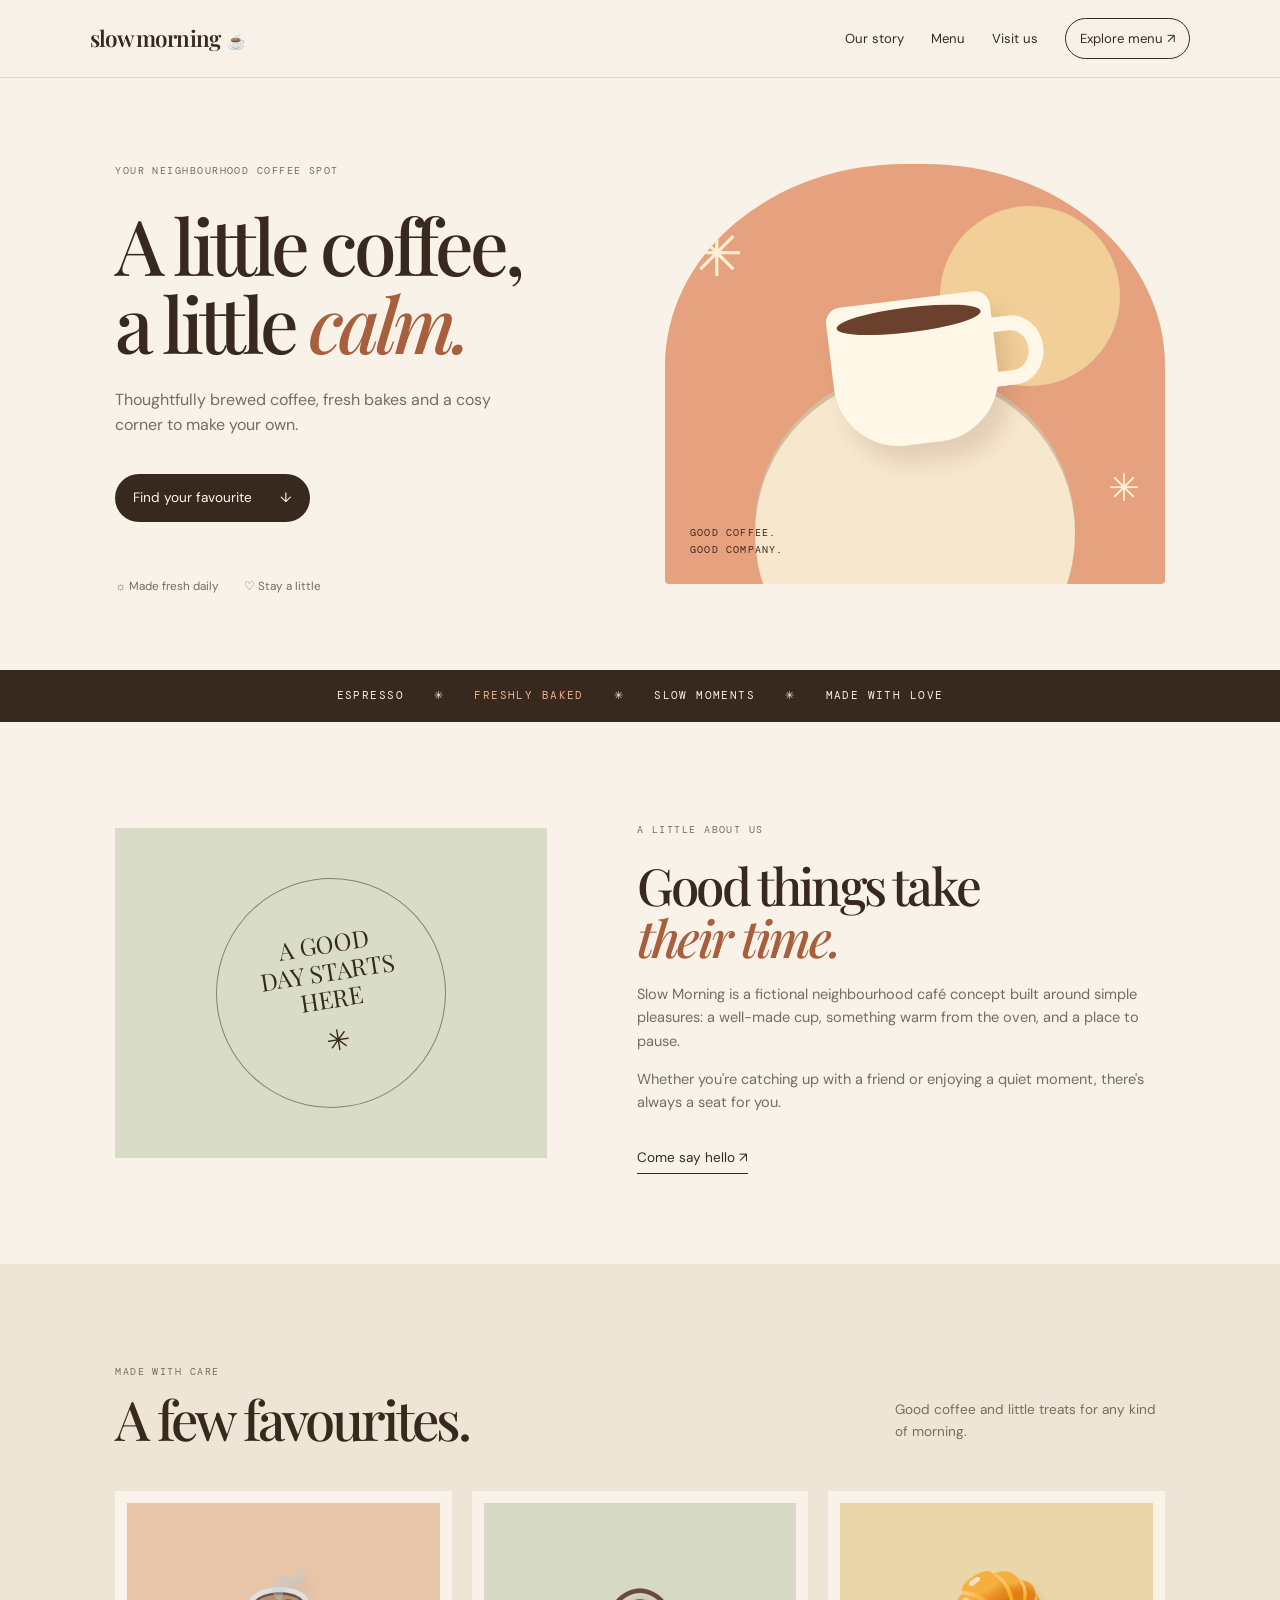
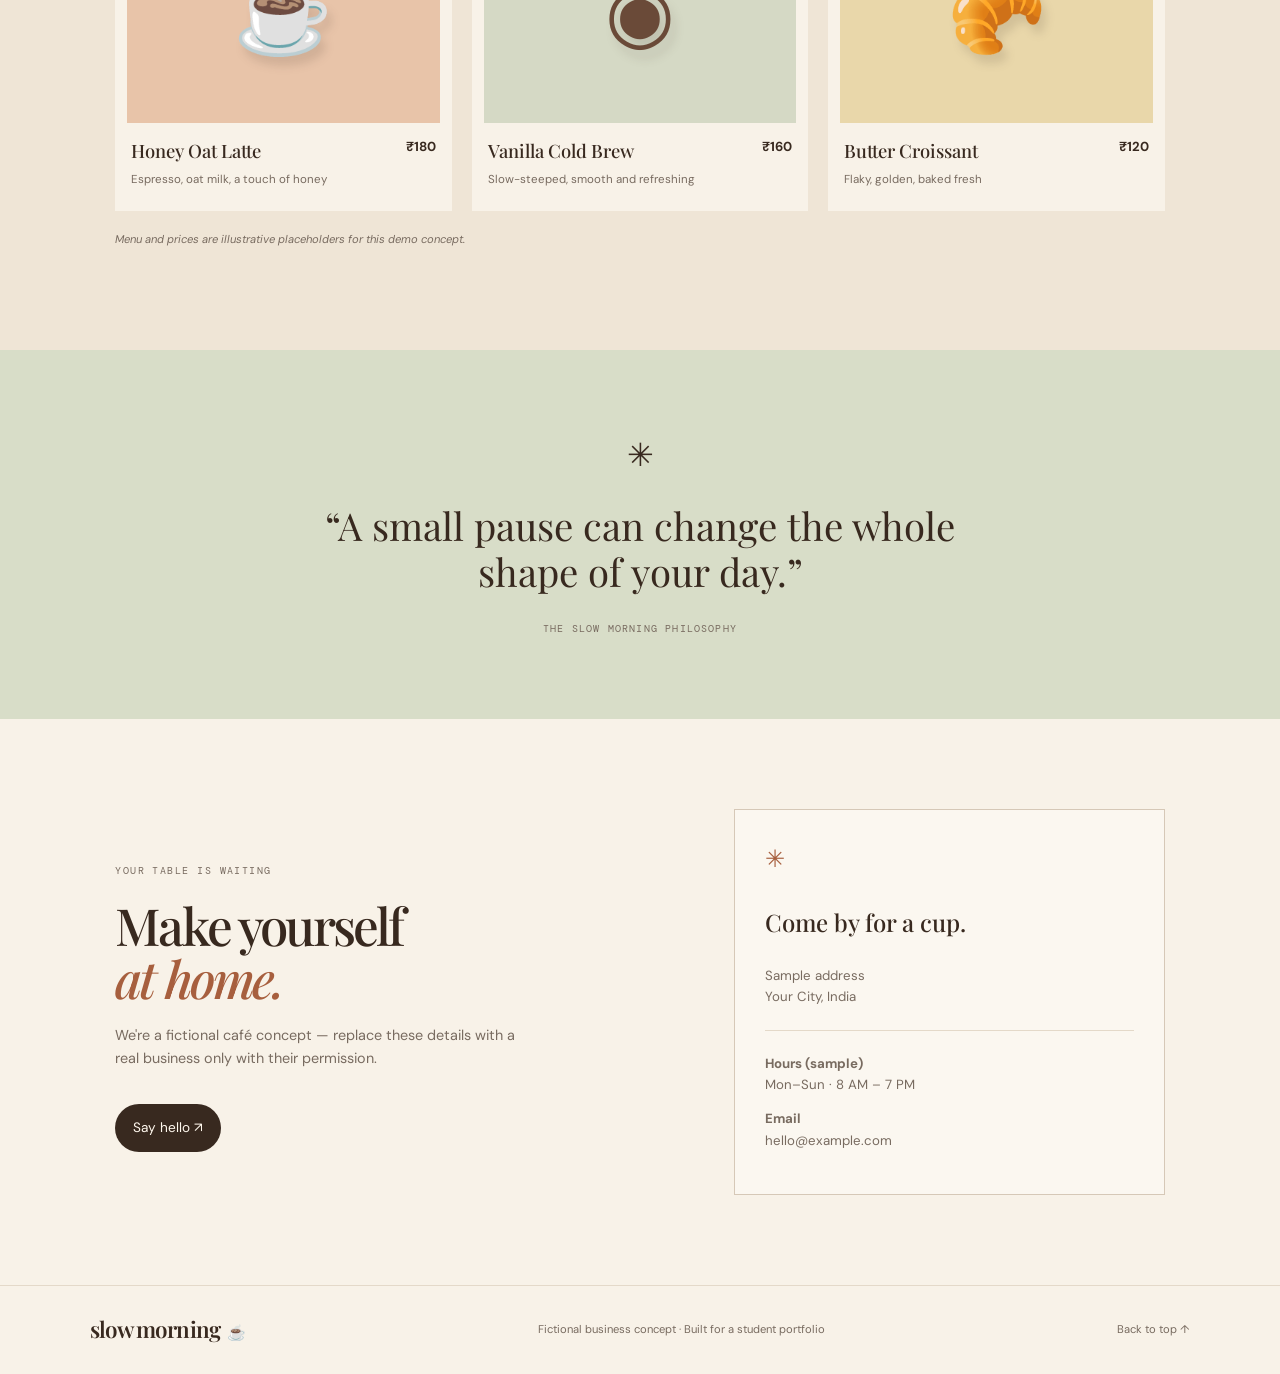
<file: cafe-demo/index.html>
<!DOCTYPE html>
<html lang="en">
<head>
  <meta charset="UTF-8"><meta name="viewport" content="width=device-width, initial-scale=1.0">
  <meta name="description" content="Your cosy corner for freshly brewed coffee, delicious bites, and slow, happy mornings.">
  <title>Slow Morning Café — Concept Website</title><link rel="stylesheet" href="style.css">
</head>
<body>
<header class="header"><a class="brand" href="#home">slow morning<span>☕</span></a><button class="menu" aria-label="Toggle menu" aria-expanded="false">☰</button><nav class="nav"><a href="#story">Our story</a><a href="#menu">Menu</a><a href="#visit">Visit us</a><a class="nav-button" href="#menu">Explore menu ↗</a></nav></header>
<main>
<section class="hero" id="home"><div class="hero-copy"><p class="eyebrow">YOUR NEIGHBOURHOOD COFFEE SPOT</p><h1>A little coffee,<br>a little <em>calm.</em></h1><p>Thoughtfully brewed coffee, fresh bakes and a cosy corner to make your own.</p><a class="button" href="#menu">Find your favourite <span>↓</span></a><div class="hero-foot"><span>☼ Made fresh daily</span><span>♡ Stay a little</span></div></div><div class="hero-image"><div class="sun"></div><div class="cup"><div class="coffee"></div><div class="handle"></div></div><div class="plate"></div><div class="flower flower-one">✳</div><div class="flower flower-two">✳</div><div class="image-note">GOOD COFFEE.<br>GOOD COMPANY.</div></div></section>
<div class="ticker"><span>ESPRESSO</span> ✳ <span>FRESHLY BAKED</span> ✳ <span>SLOW MOMENTS</span> ✳ <span>MADE WITH LOVE</span></div>
<section class="story section" id="story"><div class="story-art"><div class="story-circle">A GOOD<br>DAY STARTS<br>HERE <span>✳</span></div></div><div class="story-copy"><p class="eyebrow">A LITTLE ABOUT US</p><h2>Good things take<br><em>their time.</em></h2><p>Slow Morning is a fictional neighbourhood café concept built around simple pleasures: a well-made cup, something warm from the oven, and a place to pause.</p><p>Whether you're catching up with a friend or enjoying a quiet moment, there's always a seat for you.</p><a class="text-link" href="#visit">Come say hello ↗</a></div></section>
<section class="menu-section section" id="menu"><div class="section-heading"><div><p class="eyebrow">MADE WITH CARE</p><h2>A few favourites.</h2></div><p>Good coffee and little treats for any kind of morning.</p></div><div class="menu-grid">
<article class="menu-card"><div class="menu-art art-coffee"><span>☕</span></div><div class="menu-info"><div><h3>Honey Oat Latte</h3><p>Espresso, oat milk, a touch of honey</p></div><b>₹180</b></div></article>
<article class="menu-card"><div class="menu-art art-cold"><span>◉</span></div><div class="menu-info"><div><h3>Vanilla Cold Brew</h3><p>Slow-steeped, smooth and refreshing</p></div><b>₹160</b></div></article>
<article class="menu-card"><div class="menu-art art-bake"><span>🥐</span></div><div class="menu-info"><div><h3>Butter Croissant</h3><p>Flaky, golden, baked fresh</p></div><b>₹120</b></div></article>
</div><p class="note">Menu and prices are illustrative placeholders for this demo concept.</p></section>
<section class="quote"><span>✳</span><p>“A small pause can change the whole shape of your day.”</p><small>THE SLOW MORNING PHILOSOPHY</small></section>
<section class="visit section" id="visit"><div><p class="eyebrow">YOUR TABLE IS WAITING</p><h2>Make yourself<br><em>at home.</em></h2><p>We're a fictional café concept — replace these details with a real business only with their permission.</p><a class="button" href="mailto:hello@example.com">Say hello ↗</a></div><div class="visit-card"><span class="pin">✳</span><h3>Come by for a cup.</h3><p>Sample address<br>Your City, India</p><hr><p><b>Hours (sample)</b><br>Mon–Sun · 8 AM – 7 PM</p><p><b>Email</b><br>hello@example.com</p></div></section>
</main><footer><a class="brand" href="#home">slow morning<span>☕</span></a><p>Fictional business concept · Built for a student portfolio</p><a href="#home">Back to top ↑</a></footer><script src="script.js"></script></body></html>
</file>
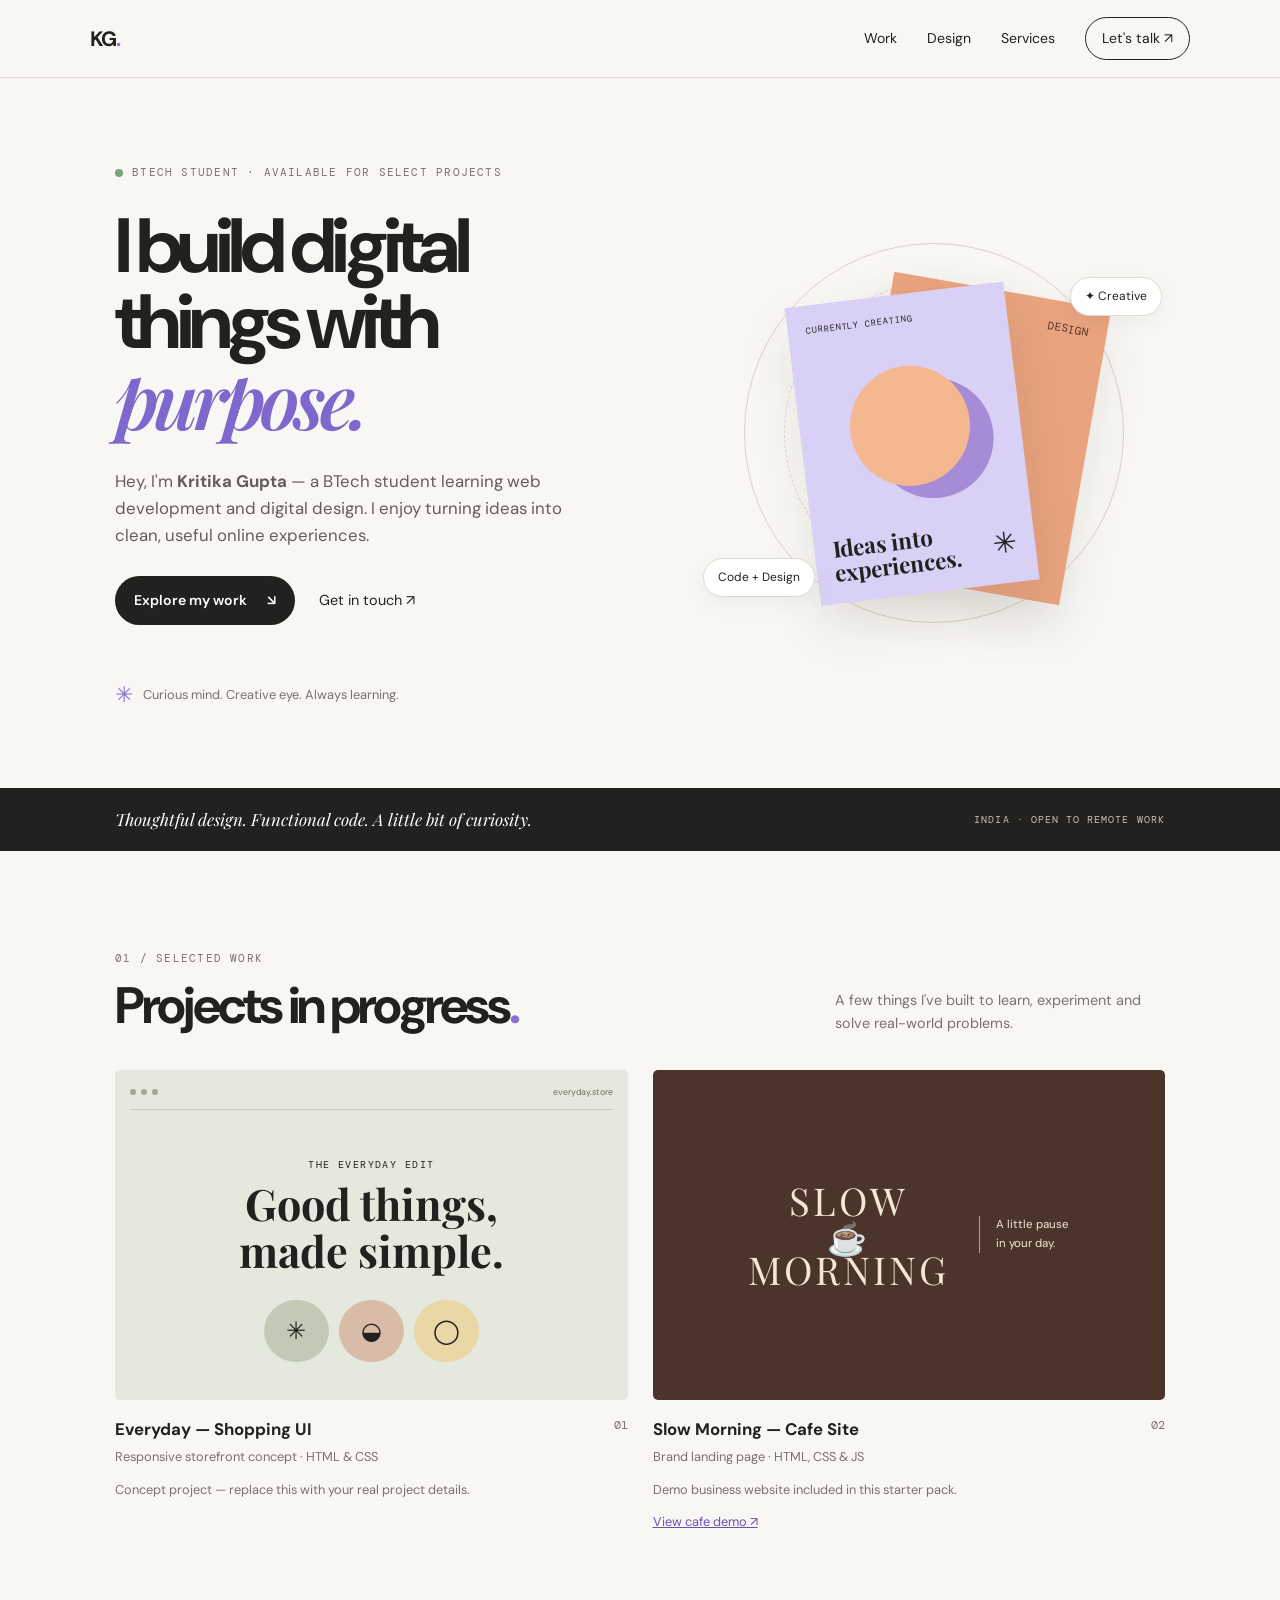
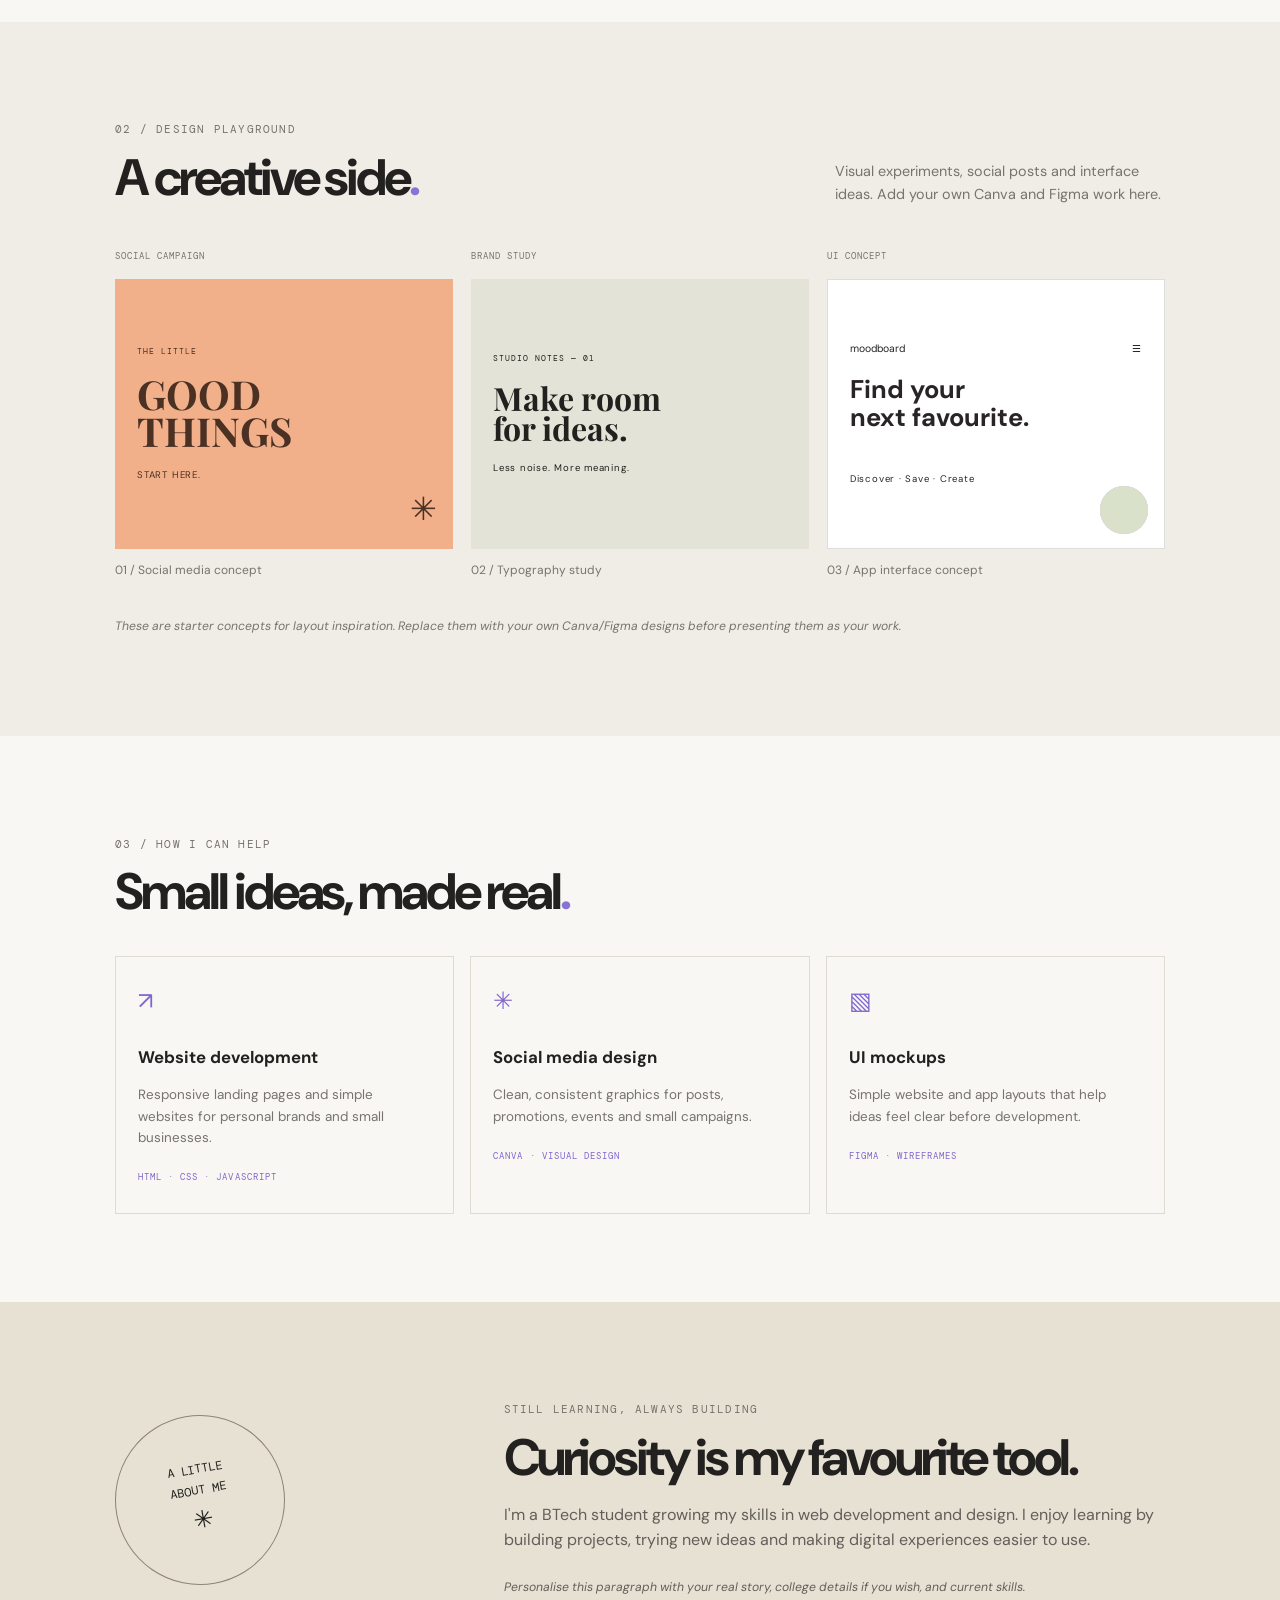
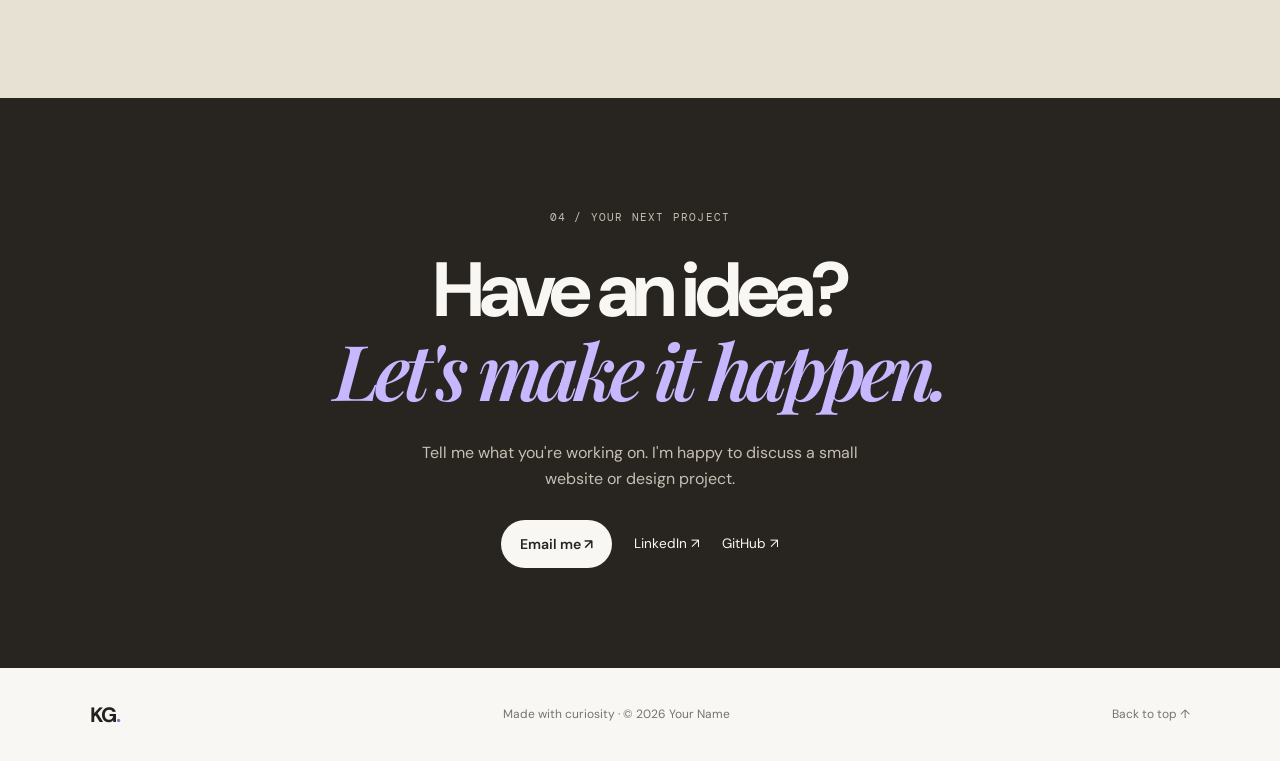
<file: portfolio/index.html>
<!DOCTYPE html>
<html lang="en">
<head>
  <meta charset="UTF-8">
  <meta name="viewport" content="width=device-width, initial-scale=1.0">
  <meta name="description" content="Portfolio of a student web developer and digital designer.">
  <title>KG — Developer & Designer</title>
  <link rel="stylesheet" href="style.css">
</head>
<body>
  <header class="site-header">
    <a class="logo" href="#home">KG<span>.</span></a>
    <button class="menu-toggle" aria-label="Toggle navigation" aria-expanded="false">☰</button>
    <nav class="nav">
      <a href="#work">Work</a><a href="#design">Design</a><a href="#services">Services</a><a class="nav-cta" href="#contact">Let's talk ↗</a>
    </nav>
  </header>

  <main>
    <section class="hero section" id="home">
      <div class="hero-copy">
        <p class="eyebrow"><span class="status-dot"></span> BTech student · Available for select projects</p>
        <h1>I build digital<br>things with <em>purpose.</em></h1>
        <p class="hero-text">Hey, I'm <strong>Kritika Gupta</strong> — a BTech student learning web development and digital design. I enjoy turning ideas into clean, useful online experiences.</p>
        <div class="hero-actions"><a class="button button-dark" href="#work">Explore my work <span>↘</span></a><a class="text-link" href="#contact">Get in touch ↗</a></div>
        <div class="mini-note"><span class="sparkle">✳</span><span>Curious mind. Creative eye. Always learning.</span></div>
      </div>
      <div class="hero-art" aria-label="Decorative portfolio artwork">
        <div class="art-orbit orbit-one"></div><div class="art-orbit orbit-two"></div>
        <div class="art-card card-back"><span>DESIGN</span><div class="back-shape"></div></div>
        <div class="art-card card-front"><span class="tiny-label">CURRENTLY CREATING</span><div class="sun-shape"></div><div class="art-bottom"><b>Ideas into<br>experiences.</b><span>✳</span></div></div>
        <div class="floating-chip chip-top">✦ Creative</div><div class="floating-chip chip-bottom">Code + Design</div>
      </div>
    </section>

    <section class="intro-strip"><p>Thoughtful design. Functional code. A little bit of curiosity.</p><span>INDIA · OPEN TO REMOTE WORK</span></section>

    <section class="section" id="work">
      <div class="section-heading"><div><p class="eyebrow">01 / SELECTED WORK</p><h2>Projects in progress<span>.</span></h2></div><p class="section-sub">A few things I've built to learn, experiment and solve real-world problems.</p></div>
      <div class="project-grid">
        <article class="project-card">
          <div class="project-visual visual-shop"><div class="browser-bar"><i></i><i></i><i></i><span>everyday.store</span></div><div class="shop-preview"><p>THE EVERYDAY EDIT</p><b>Good things,<br>made simple.</b><div class="product-row"><div>✳</div><div>◒</div><div>◯</div></div></div></div>
          <div class="project-info"><div><h3>Everyday — Shopping UI</h3><p>Responsive storefront concept · HTML & CSS</p></div><span class="project-number">01</span></div>
          <p class="project-note">Concept project — replace this with your real project details.</p>
        </article>
        <article class="project-card">
          <div class="project-visual visual-cafe"><div class="cafe-mark">SLOW<br><span>☕</span><br>MORNING</div><div class="cafe-small">A little pause<br>in your day.</div></div>
          <div class="project-info"><div><h3>Slow Morning — Cafe Site</h3><p>Brand landing page · HTML, CSS & JS</p></div><span class="project-number">02</span></div>
          <p class="project-note">Demo business website included in this starter pack.</p>
          <a class="small-link" href="../cafe-demo/index.html">View cafe demo ↗</a>
        </article>
      </div>
    </section>

    <section class="section design-section" id="design">
      <div class="section-heading"><div><p class="eyebrow">02 / DESIGN PLAYGROUND</p><h2>A creative side<span>.</span></h2></div><p class="section-sub">Visual experiments, social posts and interface ideas. Add your own Canva and Figma work here.</p></div>
      <div class="design-grid">
        <article class="design-tile design-one"><span class="tile-tag">SOCIAL CAMPAIGN</span><div class="design-poster"><small>THE LITTLE</small><b>GOOD<br>THINGS</b><span>START HERE.</span><i>✳</i></div><p>01 / Social media concept</p></article>
        <article class="design-tile design-two"><span class="tile-tag">BRAND STUDY</span><div class="design-poster poster-two"><small>STUDIO NOTES — 01</small><b>Make room<br>for ideas.</b><span>Less noise. More meaning.</span></div><p>02 / Typography study</p></article>
        <article class="design-tile design-three"><span class="tile-tag">UI CONCEPT</span><div class="design-poster poster-three"><div class="ui-top">moodboard <span>☰</span></div><b>Find your<br>next favourite.</b><div class="ui-circles"><i></i><i></i><i></i></div><span>Discover · Save · Create</span></div><p>03 / App interface concept</p></article>
      </div>
      <p class="disclaimer">These are starter concepts for layout inspiration. Replace them with your own Canva/Figma designs before presenting them as your work.</p>
    </section>

    <section class="section services-section" id="services">
      <div class="section-heading"><div><p class="eyebrow">03 / HOW I CAN HELP</p><h2>Small ideas, made real<span>.</span></h2></div></div>
      <div class="services-grid">
        <article><span class="service-icon">↗</span><h3>Website development</h3><p>Responsive landing pages and simple websites for personal brands and small businesses.</p><span class="service-label">HTML · CSS · JavaScript</span></article>
        <article><span class="service-icon">✳</span><h3>Social media design</h3><p>Clean, consistent graphics for posts, promotions, events and small campaigns.</p><span class="service-label">Canva · Visual design</span></article>
        <article><span class="service-icon">▧</span><h3>UI mockups</h3><p>Simple website and app layouts that help ideas feel clear before development.</p><span class="service-label">Figma · Wireframes</span></article>
      </div>
    </section>

    <section class="about-band section">
      <div class="about-stamp">A LITTLE<br>ABOUT ME <span>✳</span></div>
      <div><p class="eyebrow">STILL LEARNING, ALWAYS BUILDING</p><h2>Curiosity is my favourite tool.</h2><p>I'm a BTech student growing my skills in web development and design. I enjoy learning by building projects, trying new ideas and making digital experiences easier to use.</p><p class="edit-reminder">Personalise this paragraph with your real story, college details if you wish, and current skills.</p></div>
    </section>

    <section class="contact-section section" id="contact">
      <p class="eyebrow">04 / YOUR NEXT PROJECT</p><h2>Have an idea?<br><em>Let's make it happen.</em></h2><p>Tell me what you're working on. I'm happy to discuss a small website or design project.</p>
      <div class="contact-actions"><a class="button button-light" href="mailto:your.email@example.com">Email me ↗</a><a class="contact-social" href="https://www.linkedin.com/">LinkedIn ↗</a><a class="contact-social" href="https://github.com/">GitHub ↗</a></div>
    </section>
  </main>
  <footer><a class="logo" href="#home">KG<span>.</span></a><p>Made with curiosity · © <span id="year"></span> Your Name</p><a href="#home">Back to top ↑</a></footer>
  <script src="script.js"></script>
</body>
</html>
</file>
<file: cafe-demo/style.css>
@import url('https://fonts.googleapis.com/css2?family=DM+Mono:wght@400;500&family=DM+Sans:wght@400;500;600;700&family=Playfair+Display:ital,wght@0,500;0,600;1,500;1,600&display=swap');
:root{--brown:#38291f;--muted:#786b60;--cream:#f8f2e8;--peach:#e6a27e;--sage:#d9ddc8;--pink:#e7c5b4;--line:#e4d9c9}*{box-sizing:border-box}html{scroll-behavior:smooth}body{margin:0;background:var(--cream);color:var(--brown);font-family:'DM Sans',sans-serif;line-height:1.6}a{color:inherit}.header{height:78px;display:flex;align-items:center;justify-content:space-between;padding:0 7%;border-bottom:1px solid var(--line);position:sticky;top:0;background:#f8f2e8ed;backdrop-filter:blur(10px);z-index:10}.brand{font-family:'Playfair Display',serif;font-size:1.4rem;text-decoration:none;font-weight:600;letter-spacing:-.04em}.brand span{font-size:.95rem;margin-left:7px}.nav{display:flex;gap:27px;align-items:center}.nav a{text-decoration:none;font-size:.82rem}.nav a:hover,.text-link:hover{opacity:.65}.nav-button{border:1px solid var(--brown);padding:9px 14px;border-radius:99px}.menu{display:none;background:none;border:0;font-size:1.4rem}.hero{display:grid;grid-template-columns:1fr 1fr;min-height:590px;padding:75px 9%;gap:50px;align-items:center}.eyebrow{font-family:'DM Mono',monospace;font-size:.65rem;letter-spacing:.14em;color:var(--muted)}h1,h2{font-family:'Playfair Display',serif;font-weight:500;letter-spacing:-.055em;line-height:1.02}h1{font-size:clamp(3.7rem,6vw,6rem);margin:25px 0}h1 em,h2 em{color:#a75f3e}.hero-copy>p:not(.eyebrow){max-width:390px;color:var(--muted)}.button{display:inline-flex;gap:28px;align-items:center;background:var(--brown);color:#fff8ee;text-decoration:none;padding:13px 18px;border-radius:99px;margin-top:20px;font-size:.85rem}.hero-foot{display:flex;gap:25px;margin-top:55px;font-size:.73rem;color:var(--muted)}.hero-image{height:420px;background:var(--peach);position:relative;overflow:hidden;border-radius:48% 48% 4px 4px}.sun{position:absolute;width:180px;height:180px;background:#f2cf98;border-radius:50%;top:42px;right:45px}.plate{position:absolute;width:320px;height:320px;border-radius:50%;background:#f6e7cd;bottom:-110px;left:50%;transform:translateX(-50%);box-shadow:0 -5px 0 #d4bda1}.cup{position:absolute;width:165px;height:145px;background:#fff7e8;border-radius:15px 15px 65px 65px;left:50%;top:135px;transform:translateX(-50%) rotate(-7deg);box-shadow:10px 18px 20px #6e3f2a25;z-index:2}.coffee{position:absolute;left:10px;right:10px;top:8px;height:25px;background:#6b402c;border-radius:50%}.handle{position:absolute;width:65px;height:70px;border:15px solid #fff7e8;border-left:0;border-radius:0 50% 50% 0;right:-48px;top:28px}.flower{position:absolute;font-size:4rem;color:#fff1d5}.flower-one{left:25px;top:40px}.flower-two{right:25px;bottom:65px;font-size:2.4rem}.image-note{position:absolute;left:25px;bottom:25px;font-family:'DM Mono',monospace;font-size:.62rem;letter-spacing:.12em;line-height:1.7;z-index:3}.ticker{background:var(--brown);color:#f9eee0;display:flex;justify-content:center;align-items:center;gap:30px;padding:17px 10px;font-family:'DM Mono',monospace;font-size:.68rem;letter-spacing:.13em;flex-wrap:wrap}.ticker span:nth-of-type(2){color:#edb18e}.section{padding:90px 9%}.story{display:grid;grid-template-columns:.9fr 1.1fr;gap:90px;align-items:center}.story-art{min-height:330px;display:grid;place-items:center;background:var(--sage);position:relative}.story-circle{height:230px;width:230px;border:1px solid #7e8667;border-radius:50%;display:grid;place-content:center;text-align:center;font-family:'Playfair Display',serif;font-size:1.5rem;line-height:1.15;transform:rotate(-9deg)}.story-circle span{font-size:1.8rem;margin-top:10px}.story-copy h2,.visit h2{font-size:clamp(2.8rem,4vw,4.2rem);margin:20px 0}.story-copy>p:not(.eyebrow){color:var(--muted);font-size:.91rem}.text-link{display:inline-block;margin-top:18px;text-decoration:none;border-bottom:1px solid var(--brown);padding-bottom:4px;font-size:.85rem}.menu-section{background:#efe5d6}.section-heading{display:flex;justify-content:space-between;align-items:end;gap:30px;margin-bottom:35px}.section-heading h2{font-size:3.4rem;margin:10px 0}.section-heading>p{max-width:270px;color:var(--muted);font-size:.85rem}.menu-grid{display:grid;grid-template-columns:repeat(3,1fr);gap:20px}.menu-card{background:var(--cream);padding:12px}.menu-art{height:220px;display:grid;place-items:center}.menu-art span{font-size:5rem;filter:drop-shadow(5px 9px 4px #38291f20)}.art-coffee{background:#e8c4a9}.art-cold{background:#d5d9c5}.art-cold span{color:#6a4a38}.art-bake{background:#e9d7aa}.menu-info{display:flex;justify-content:space-between;gap:10px;padding:13px 4px 5px}.menu-info h3{font-family:'Playfair Display',serif;font-size:1.15rem;font-weight:500;margin:0}.menu-info p{font-size:.72rem;color:var(--muted);margin:5px 0}.menu-info>b{font-size:.82rem;white-space:nowrap}.note{font-size:.7rem;color:var(--muted);font-style:italic;margin-top:20px}.quote{text-align:center;padding:80px 10%;background:#d8ddc8}.quote>span{font-size:2rem}.quote p{font-family:'Playfair Display',serif;font-size:clamp(1.7rem,3vw,2.7rem);max-width:700px;line-height:1.2;margin:20px auto}.quote small{font-family:'DM Mono',monospace;font-size:.62rem;letter-spacing:.12em;color:var(--muted)}.visit{display:grid;grid-template-columns:1fr .8fr;gap:80px;align-items:center}.visit>div:first-child>p:not(.eyebrow){color:var(--muted);max-width:420px;font-size:.9rem}.visit-card{border:1px solid #d6c8b7;padding:30px;background:#fbf7f0}.pin{font-size:1.5rem;color:#a75f3e}.visit-card h3{font-family:'Playfair Display',serif;font-size:1.5rem;font-weight:500}.visit-card p{font-size:.83rem;color:var(--muted)}.visit-card hr{border:0;border-top:1px solid var(--line);margin:22px 0}footer{padding:24px 7%;display:flex;align-items:center;justify-content:space-between;gap:15px;border-top:1px solid var(--line)}footer p,footer>a:last-child{font-size:.7rem;color:var(--muted);text-decoration:none}
@media(max-width:760px){.header{padding:0 6%}.menu{display:block}.nav{display:none;position:absolute;top:77px;left:0;right:0;background:var(--cream);padding:20px 6%;border-bottom:1px solid var(--line);flex-direction:column;align-items:flex-start;gap:18px}.nav.open{display:flex}.hero{grid-template-columns:1fr;padding:60px 7%;gap:35px}.hero-image{height:350px}.hero-foot{margin-top:35px}.section{padding:65px 7%}.story{grid-template-columns:1fr;gap:35px}.story-art{min-height:280px}.story-circle{width:200px;height:200px}.section-heading{display:block}.section-heading>p{margin-top:15px}.menu-grid{grid-template-columns:1fr 1fr}.menu-card:last-child{grid-column:1/-1}.menu-card:last-child .menu-art{height:180px}.visit{grid-template-columns:1fr;gap:35px}footer{padding:22px 6%;flex-wrap:wrap}}
@media(max-width:470px){h1{font-size:3.5rem}.hero-image{height:310px}.cup{transform:translateX(-50%) scale(.85) rotate(-7deg);top:110px}.sun{width:140px;height:140px}.ticker{gap:12px;font-size:.56rem}.menu-grid{grid-template-columns:1fr}.menu-card:last-child{grid-column:auto}.menu-card .menu-art,.menu-card:last-child .menu-art{height:210px}.section-heading h2{font-size:2.8rem}.hero-foot{gap:12px;flex-wrap:wrap}}
</file>
<file: portfolio/style.css>
@import url('https://fonts.googleapis.com/css2?family=DM+Mono:wght@400;500&family=DM+Sans:wght@400;500;600;700&family=Playfair+Display:ital,wght@0,600;0,700;1,600;1,700&display=swap');
:root{--ink:#22211f;--muted:#77736e;--paper:#f8f7f3;--cream:#eeece3;--purple:#d8cffb;--orange:#f2a477;--line:#dedbd2}
*{box-sizing:border-box}html{scroll-behavior:smooth}body{margin:0;background:var(--paper);color:var(--ink);font-family:'DM Sans',Arial,sans-serif;line-height:1.6}a{color:inherit}.site-header{height:78px;padding:0 7%;display:flex;align-items:center;justify-content:space-between;border-bottom:1px solid var(--line);background:rgba(248,247,243,.94);position:sticky;top:0;z-index:10;backdrop-filter:blur(12px)}.logo{text-decoration:none;font-weight:700;font-size:1.3rem;letter-spacing:-.06em}.logo span,.section-heading h2 span{color:#8a71d4}.nav{display:flex;gap:30px;align-items:center}.nav a{text-decoration:none;font-size:.88rem}.nav a:hover,.text-link:hover,.small-link:hover{color:#8067ce}.nav .nav-cta{border:1px solid var(--ink);border-radius:99px;padding:9px 16px}.menu-toggle{display:none;border:0;background:none;font-size:1.5rem}.section{padding:88px 9%}.hero{min-height:590px;display:grid;grid-template-columns:1.08fr .92fr;align-items:center;gap:45px;padding-top:75px;padding-bottom:75px}.eyebrow,.tiny-label,.tile-tag,.service-label,.intro-strip span{font-family:'DM Mono',monospace;text-transform:uppercase;font-size:.69rem;letter-spacing:.11em}.eyebrow{color:var(--muted);display:flex;align-items:center;gap:9px}.status-dot{width:8px;height:8px;background:#77a67d;border-radius:50%;display:inline-block}.hero h1{font-size:clamp(3.4rem,6vw,5.8rem);line-height:.99;letter-spacing:-.075em;margin:26px 0}.hero h1 em,.contact-section h2 em{font-family:'Playfair Display',serif;font-weight:600;color:#8067ce}.hero-text{max-width:480px;color:#625e59;font-size:1.05rem}.hero-actions{display:flex;gap:24px;align-items:center;margin-top:28px}.button{display:inline-flex;align-items:center;gap:20px;padding:13px 19px;border-radius:99px;text-decoration:none;font-weight:600;font-size:.88rem}.button-dark{background:var(--ink);color:white}.button-dark:hover{background:#4b4266}.text-link{font-size:.9rem;text-decoration:none}.mini-note{display:flex;align-items:center;gap:10px;margin-top:52px;font-size:.8rem;color:var(--muted)}.sparkle{font-size:1.4rem;color:#8a71d4}.hero-art{min-height:420px;position:relative;display:grid;place-items:center}.art-orbit{position:absolute;border:1px solid #d9d2c5;border-radius:50%;width:380px;height:380px}.orbit-two{width:300px;height:300px;border-style:dashed}.art-card{position:absolute;width:220px;height:300px;box-shadow:0 22px 50px #41332a1a;padding:18px}.card-back{background:#e9a37f;transform:rotate(10deg) translate(43px,-2px);display:flex;align-items:flex-start;justify-content:flex-end;color:#53372c;font-family:'DM Mono',monospace;font-size:.7rem}.back-shape{position:absolute;width:130px;height:130px;border:1px solid #6e4b3d;border-radius:50%;left:18px;bottom:32px}.card-front{background:#d9d0f6;transform:rotate(-7deg) translate(-23px,8px);display:flex;flex-direction:column;justify-content:space-between}.tiny-label{font-size:.55rem}.sun-shape{width:120px;height:120px;background:#f4b78f;border-radius:50%;align-self:center;box-shadow:22px 15px 0 #a68bd7}.art-bottom{display:flex;justify-content:space-between;align-items:end}.art-bottom b{font-family:'Playfair Display',serif;font-size:1.4rem;line-height:1.1}.art-bottom span{font-size:1.8rem}.floating-chip{position:absolute;background:white;border:1px solid var(--line);padding:9px 14px;border-radius:99px;font-size:.75rem;box-shadow:0 7px 20px #0000000b}.chip-top{top:54px;right:3px}.chip-bottom{bottom:46px;left:0}.intro-strip{display:flex;justify-content:space-between;align-items:center;padding:18px 9%;background:var(--ink);color:white;gap:20px}.intro-strip p{font-family:'Playfair Display',serif;font-style:italic;margin:0;font-size:1.05rem}.intro-strip span{color:#c7c1b5;font-size:.6rem}.section-heading{display:flex;justify-content:space-between;gap:35px;align-items:end;margin-bottom:35px}.section-heading h2,.about-band h2{font-size:clamp(2rem,4vw,3.3rem);letter-spacing:-.06em;line-height:1.1;margin:10px 0 0}.section-sub{max-width:330px;color:var(--muted);font-size:.9rem;margin:0}.project-grid{display:grid;grid-template-columns:1fr 1fr;gap:25px}.project-visual{height:330px;position:relative;overflow:hidden;border-radius:5px}.visual-shop{background:#e5e8dc;padding:15px}.browser-bar{height:25px;display:flex;align-items:center;gap:5px;border-bottom:1px solid #c7cbbb;padding-bottom:10px}.browser-bar i{width:6px;height:6px;border-radius:50%;background:#a3a797}.browser-bar span{margin-left:auto;font-size:.55rem;color:#6b7162}.shop-preview{text-align:center;padding:38px 10px}.shop-preview p{font-family:'DM Mono',monospace;font-size:.6rem;letter-spacing:.15em}.shop-preview b{font-family:'Playfair Display',serif;font-size:2.7rem;line-height:1}.product-row{display:flex;justify-content:center;gap:10px;margin-top:25px}.product-row div{width:65px;height:62px;display:grid;place-items:center;font-size:1.5rem;background:#c2c9b6;border-radius:50%}.product-row div:nth-child(2){background:#d9bca7}.product-row div:nth-child(3){background:#e9d8a6}.visual-cafe{background:#4b352b;color:#f5e8d3;display:flex;align-items:center;justify-content:center;gap:30px}.cafe-mark{font-family:'Playfair Display',serif;font-size:2.4rem;line-height:.9;text-align:center;letter-spacing:.08em}.cafe-mark span{font-size:2rem}.cafe-small{font-size:.72rem;border-left:1px solid #b6a28c;padding-left:16px}.project-info{display:flex;justify-content:space-between;gap:10px;margin-top:16px}.project-info h3{font-size:1.05rem;margin:0}.project-info p,.project-note{font-size:.8rem;color:var(--muted);margin:4px 0}.project-number{font-family:'DM Mono',monospace;font-size:.75rem;color:var(--muted)}.project-note{margin-top:9px}.small-link{display:inline-block;margin-top:8px;font-size:.8rem;color:#6854b2}.design-section{background:#efede6}.design-grid{display:grid;grid-template-columns:repeat(3,1fr);gap:18px}.design-tile{min-width:0}.tile-tag{font-size:.58rem;color:var(--muted)}.design-poster{height:270px;margin-top:12px;background:#d9d0f6;padding:22px;position:relative;display:flex;flex-direction:column;justify-content:center;overflow:hidden}.design-poster small{font-family:'DM Mono',monospace;font-size:.52rem;letter-spacing:.12em}.design-poster b{font-family:'Playfair Display',serif;font-size:2.5rem;line-height:.92;margin:18px 0}.design-poster span{font-size:.6rem;letter-spacing:.08em}.design-poster i{position:absolute;right:16px;bottom:14px;font-size:2rem;font-style:normal}.design-one .design-poster{background:#f2b08a;color:#4b3024}.poster-two{background:#e3e4d7}.poster-two b{font-size:2rem}.design-three .design-poster{background:#fff;color:#292526;border:1px solid #ddd}.ui-top{font-size:.65rem;display:flex;justify-content:space-between}.poster-three b{font-family:'DM Sans',sans-serif;font-size:1.6rem;line-height:1.1}.ui-circles{display:flex;gap:8px;margin:7px 0 14px}.ui-circles i{width:48px;height:48px;border-radius:50%;background:#e8b5a0}.ui-circles i:nth-child(2){background:#d7d0f5}.ui-circles i:nth-child(3){background:#d9e1cb}.design-tile>p{font-size:.75rem;color:var(--muted)}.disclaimer,.edit-reminder{font-size:.76rem;color:var(--muted);font-style:italic;margin-top:25px}.services-grid{display:grid;grid-template-columns:repeat(3,1fr);gap:16px;margin-top:32px}.services-grid article{border:1px solid var(--line);padding:25px 22px;min-height:220px}.service-icon{font-size:1.5rem;color:#8067ce}.services-grid h3{font-size:1.05rem;margin:24px 0 8px}.services-grid p{font-size:.84rem;color:var(--muted)}.service-label{font-size:.58rem;color:#8067ce}.about-band{display:grid;grid-template-columns:.65fr 1.35fr;gap:70px;align-items:center;background:#e7e1d4}.about-stamp{width:170px;height:170px;border:1px solid #8c8475;border-radius:50%;display:grid;place-content:center;text-align:center;font-family:'DM Mono',monospace;font-size:.75rem;line-height:1.7;transform:rotate(-10deg)}.about-stamp span{font-size:1.5rem}.about-band>div:last-child>p:not(.eyebrow){max-width:650px;color:#625e59}.contact-section{text-align:center;background:#282521;color:#f8f7f3;padding-top:100px;padding-bottom:100px}.contact-section .eyebrow{justify-content:center;color:#c6bfb2}.contact-section h2{font-size:clamp(2.7rem,6vw,5rem);letter-spacing:-.07em;line-height:1.03;margin:25px 0}.contact-section h2 em{color:#c6b7ff}.contact-section>p:not(.eyebrow){color:#c6bfb2;max-width:480px;margin:0 auto}.contact-actions{display:flex;justify-content:center;align-items:center;gap:22px;margin-top:28px;flex-wrap:wrap}.button-light{background:#f8f7f3;color:#282521}.contact-social{font-size:.85rem;text-decoration:none;color:#f8f7f3}footer{padding:25px 7%;display:flex;align-items:center;justify-content:space-between;gap:18px}footer p,footer>a:last-child{font-size:.75rem;color:var(--muted);text-decoration:none}
@media(max-width:800px){.section{padding:65px 6%}.site-header{padding:0 6%}.menu-toggle{display:block}.nav{display:none;position:absolute;top:77px;left:0;right:0;background:var(--paper);padding:20px 6%;border-bottom:1px solid var(--line);flex-direction:column;align-items:flex-start;gap:18px}.nav.open{display:flex}.nav a{margin:0}.hero{grid-template-columns:1fr;gap:15px}.hero-art{min-height:360px}.art-orbit{width:310px;height:310px}.orbit-two{width:250px;height:250px}.art-card{transform-origin:center}.card-back{transform:rotate(10deg) translate(35px,0)}.card-front{transform:rotate(-7deg) translate(-22px,0)}.section-heading{display:block}.section-sub{margin-top:15px}.project-grid{grid-template-columns:1fr}.project-visual{height:300px}.design-grid{grid-template-columns:1fr 1fr}.design-tile:last-child{grid-column:1/-1}.design-tile:last-child .design-poster{height:240px}.services-grid{grid-template-columns:1fr}.services-grid article{min-height:0}.about-band{grid-template-columns:1fr;gap:35px}.about-stamp{width:130px;height:130px}.intro-strip{padding:18px 6%;align-items:flex-start;flex-direction:column;gap:5px}footer{padding:22px 6%;flex-wrap:wrap}}
@media(max-width:480px){.hero h1{font-size:3.25rem}.hero-actions{align-items:flex-start;flex-direction:column;gap:14px}.hero-art{min-height:320px}.art-card{width:185px;height:255px}.sun-shape{width:90px;height:90px}.art-bottom b{font-size:1.2rem}.chip-top{right:0}.chip-bottom{left:0}.design-grid{grid-template-columns:1fr}.design-tile:last-child{grid-column:auto}.design-poster{height:290px}.design-tile:last-child .design-poster{height:290px}.contact-actions{gap:15px}}
</file>
